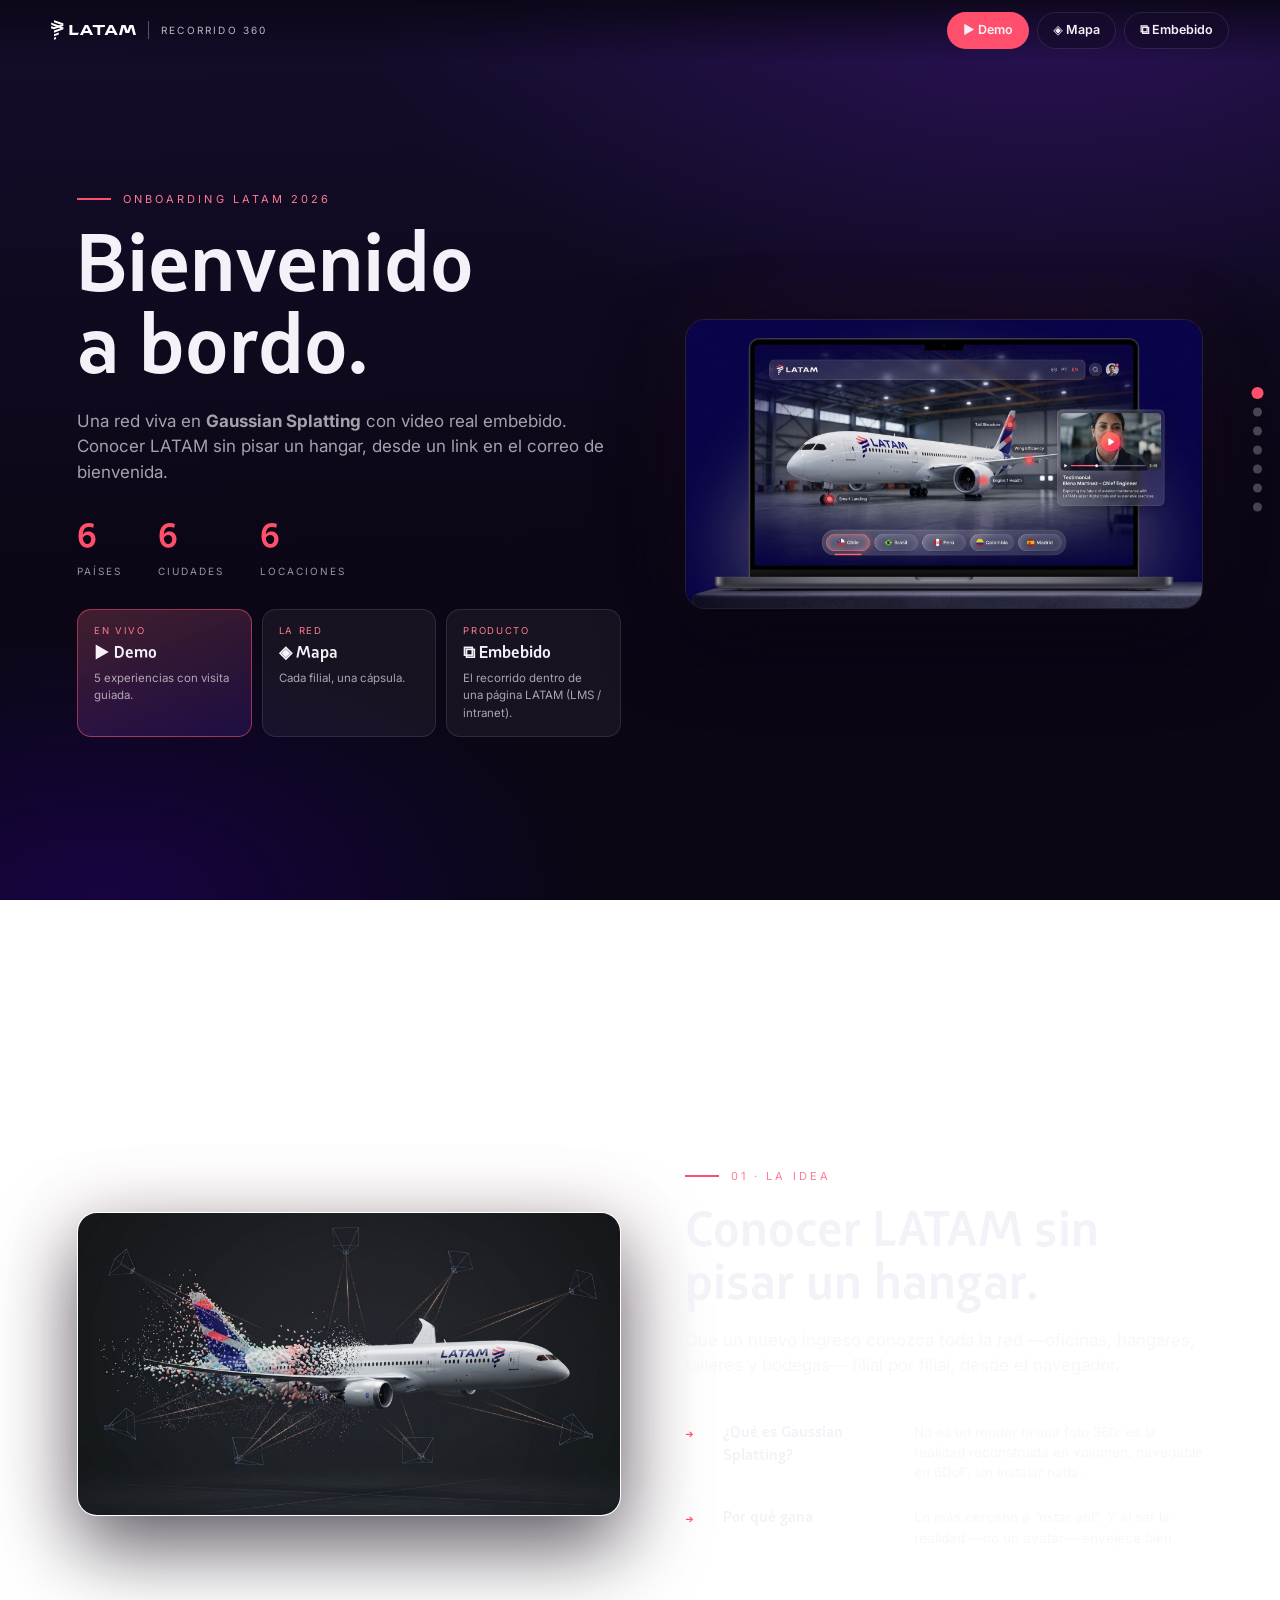
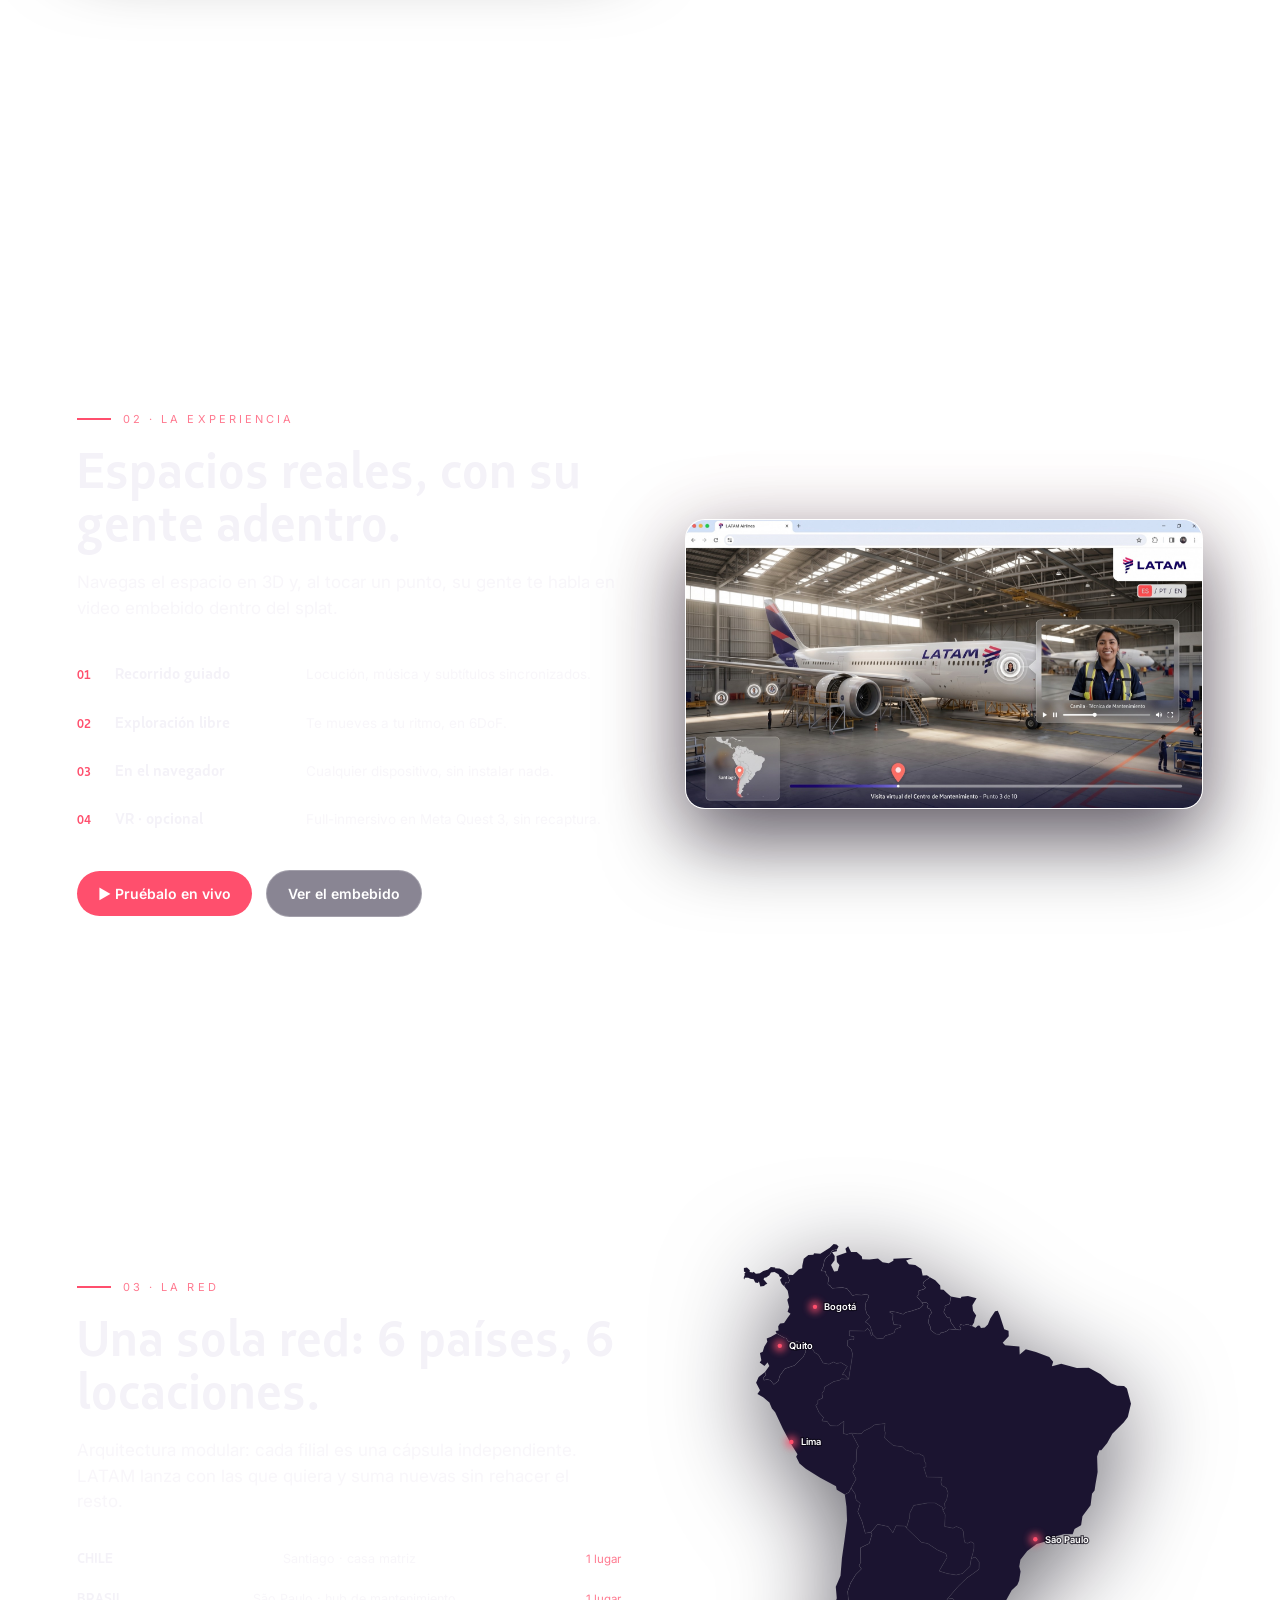
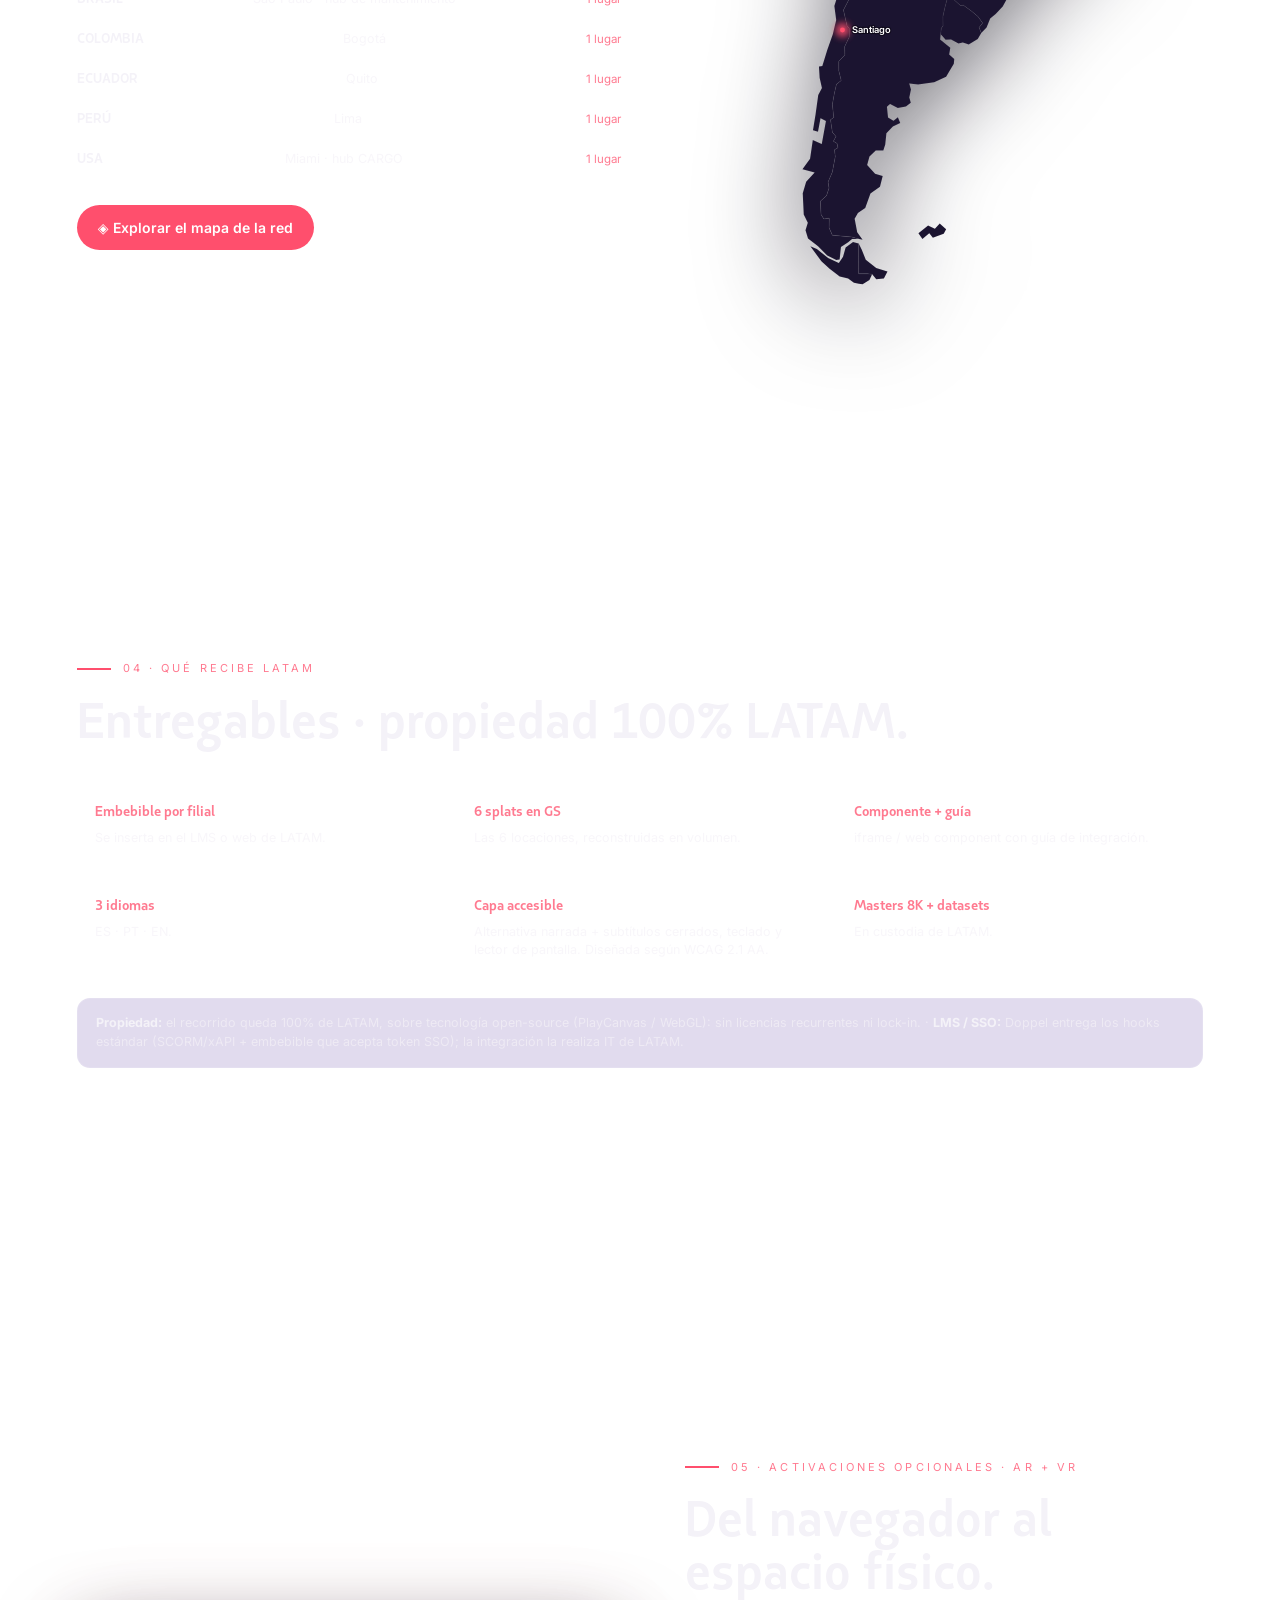
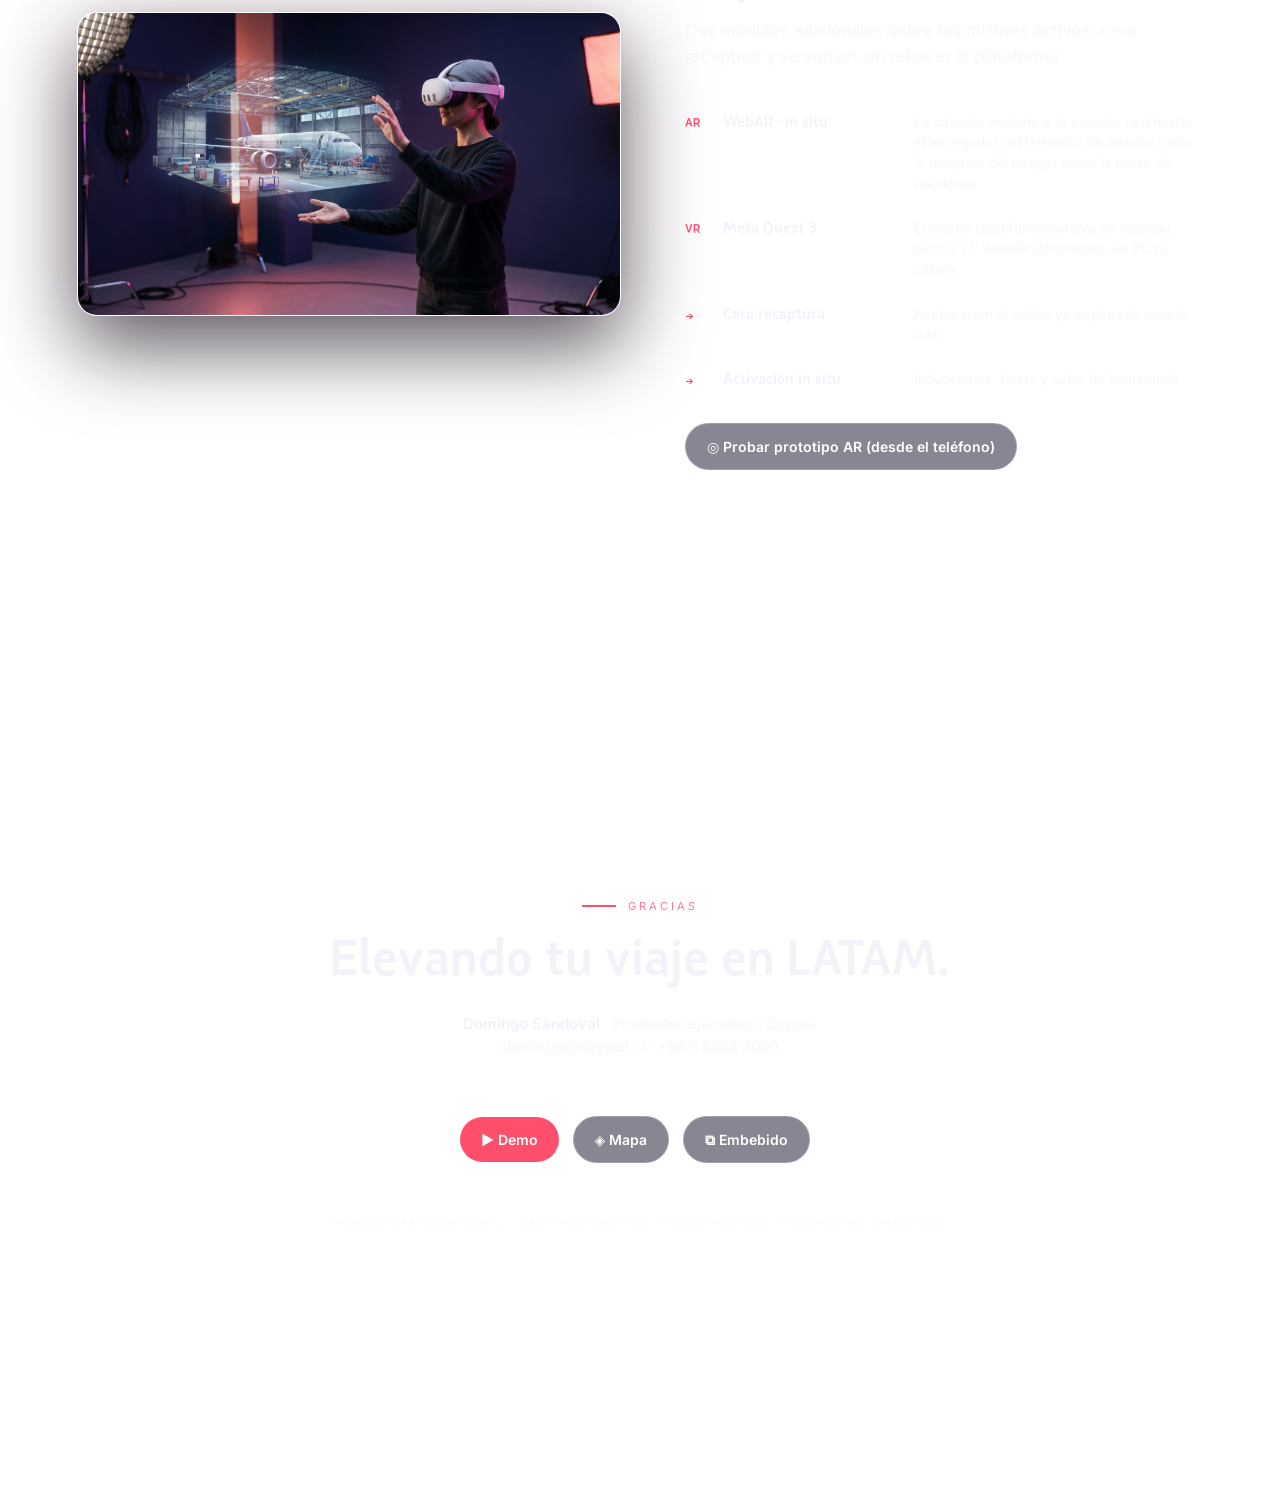
<file: latam360/index.html>
<!DOCTYPE html>
<html lang="es">
<head>
<meta charset="UTF-8" />
<meta name="viewport" content="width=device-width, initial-scale=1.0" />
<meta name="robots" content="noindex, nofollow" />
<title>Recorrido 360 · Onboarding LATAM</title>
<link rel="preconnect" href="https://fonts.googleapis.com" />
<link rel="preconnect" href="https://fonts.gstatic.com" crossorigin />
<link href="https://fonts.googleapis.com/css2?family=Inter:wght@400;500;600;700&display=swap" rel="stylesheet" />
<script>
(function () {
  try {
    var p = new URLSearchParams(location.search);
    if (p.has('notrack')) localStorage.setItem('l360_notrack', '1');
    if (p.has('track')) localStorage.removeItem('l360_notrack');
    if (localStorage.getItem('l360_notrack') !== '1') return;
    var BLOCK = /cloudflareinsights\.com|\/cdn-cgi\/rum/i;
    if (navigator.sendBeacon) {
      var _sb = navigator.sendBeacon.bind(navigator);
      navigator.sendBeacon = function (url) {
        try { if (BLOCK.test(String(url))) return true; } catch (e) {}
        return _sb.apply(navigator, arguments);
      };
    }
    if (window.fetch) {
      var _f = window.fetch.bind(window);
      window.fetch = function (u) {
        try {
          var s = u && u.url ? u.url : String(u);
          if (BLOCK.test(s)) return Promise.resolve(new Response('', { status: 204 }));
        } catch (e) {}
        return _f.apply(window, arguments);
      };
    }
  } catch (e) {}
})();
</script>
<style>
  @font-face {
    font-family: 'Latam Sans';
    src: url('/latam360/assets/LatamSans-Bold.otf') format('opentype');
    font-weight: 700;
    font-display: swap;
  }
  :root {
    --coral: #ff4f6d;
    --coral-soft: #ff7a90;
    --txt: #f4f2f8;
    --dim: rgba(244, 242, 248, 0.66);
    --line: rgba(255, 255, 255, 0.1);
    --panel: rgba(255, 255, 255, 0.05);
  }
  * { box-sizing: border-box; margin: 0; }
  html { scroll-snap-type: y mandatory; scroll-behavior: smooth; }
  body {
    color: var(--txt);
    font-family: 'Inter', system-ui, sans-serif;
    -webkit-font-smoothing: antialiased;
    line-height: 1.5;
    /* Gradiente de marca continuo (indigo profundo → casi negro) */
    background:
      radial-gradient(90% 65% at 82% 0%, rgba(58, 22, 122, 0.55) 0%, rgba(58, 22, 122, 0) 60%),
      radial-gradient(70% 55% at 8% 100%, rgba(42, 0, 136, 0.4) 0%, rgba(42, 0, 136, 0) 55%),
      linear-gradient(178deg, #150d2c 0%, #0b0716 58%, #0a0613 100%);
    background-attachment: fixed;
  }
  a { color: inherit; text-decoration: none; }
  h1, h2, h3 { font-family: 'Latam Sans', 'Inter', sans-serif; font-weight: 700; }

  /* ---- Nav fija: TODOS los accesos siempre visibles ---- */
  .top {
    position: fixed; top: 0; left: 0; right: 0; z-index: 50;
    display: flex; align-items: center; justify-content: space-between; gap: 12px;
    padding: 12px 4vw;
    background: linear-gradient(to bottom, rgba(10, 6, 19, 0.85), rgba(10, 6, 19, 0));
  }
  .top__brand { display: flex; align-items: center; gap: 12px; }
  .top__brand img { height: 20px; filter: brightness(0) invert(1); }
  .top__brand .sep { width: 1px; height: 18px; background: rgba(255, 255, 255, 0.3); }
  .top__brand .t { font-size: 10px; letter-spacing: 0.22em; opacity: 0.75; }
  .navlinks { display: flex; gap: 8px; flex-wrap: wrap; justify-content: flex-end; }
  .navlinks a {
    font-size: 12.5px; font-weight: 600; padding: 8px 15px; border-radius: 999px;
    border: 1px solid var(--line); background: rgba(20, 12, 40, 0.55); backdrop-filter: blur(10px);
    transition: border-color 0.15s ease, background 0.15s ease;
  }
  .navlinks a:hover { border-color: rgba(255, 79, 109, 0.6); }
  .navlinks a.hot { background: var(--coral); border-color: transparent; }

  /* ---- Dots pager ---- */
  .dots {
    position: fixed; right: 18px; top: 50%; transform: translateY(-50%); z-index: 50;
    display: flex; flex-direction: column; gap: 10px;
  }
  .dots button {
    width: 9px; height: 9px; border-radius: 50%; border: none; cursor: pointer;
    background: rgba(255, 255, 255, 0.25); padding: 0; transition: all 0.2s ease;
  }
  .dots button.on { background: var(--coral); transform: scale(1.35); }

  /* ---- Láminas ---- */
  .slide {
    min-height: 100svh;
    scroll-snap-align: start;
    display: flex; align-items: center;
    padding: 84px 6vw 56px;
    position: relative;
  }
  .grid {
    display: grid; grid-template-columns: 1.05fr 1fr; gap: 5vw; align-items: center;
    width: 100%; max-width: 1180px; margin: 0 auto;
  }
  .grid.rev > .art { order: -1; }
  .eyebrow {
    display: flex; align-items: center; gap: 12px;
    font-size: 11px; letter-spacing: 0.28em; text-transform: uppercase; color: var(--coral-soft);
    margin-bottom: 22px;
  }
  .eyebrow::before { content: ''; width: 34px; height: 2px; background: var(--coral); }
  h2 { font-size: clamp(30px, 4.4vw, 50px); line-height: 1.06; }
  .lead { margin-top: 15px; font-size: clamp(14.5px, 1.6vw, 17px); color: var(--dim); max-width: 540px; }
  .art img {
    width: 100%; height: auto; display: block; border-radius: 20px;
    border: 1px solid var(--line);
    box-shadow: 0 30px 80px rgba(5, 2, 15, 0.65), 0 0 90px rgba(255, 79, 109, 0.07);
  }

  .items { margin-top: 30px; }
  .items .row { display: flex; gap: 16px; padding: 12px 0; border-top: 1px solid var(--line); align-items: baseline; }
  .items .row .num { font-family: 'Latam Sans', sans-serif; color: var(--coral); font-size: 12px; min-width: 22px; }
  .items .row h3 { font-size: 15.5px; min-width: 175px; }
  .items .row p { color: var(--dim); font-size: 13.5px; }

  .cta {
    display: inline-flex; align-items: center; gap: 8px;
    margin-top: 26px; margin-right: 10px; padding: 12px 21px; border-radius: 999px;
    background: var(--coral); color: #fff; font-weight: 600; font-size: 14px;
    transition: transform 0.15s ease, box-shadow 0.15s ease;
  }
  .cta:hover { transform: translateY(-2px); box-shadow: 0 14px 34px rgba(255, 79, 109, 0.35); }
  .cta.ghost { background: rgba(20, 12, 40, 0.5); border: 1px solid rgba(255, 255, 255, 0.22); box-shadow: none; }

  /* Hero */
  .hero h1 { font-size: clamp(44px, 7vw, 82px); line-height: 1.0; }
  .stats { display: flex; gap: 36px; margin-top: 28px; }
  .stat .n { font-family: 'Latam Sans', sans-serif; font-size: 34px; color: var(--coral); }
  .stat .l { font-size: 10px; letter-spacing: 0.2em; text-transform: uppercase; opacity: 0.6; }
  .launch { display: flex; gap: 10px; margin-top: 30px; flex-wrap: wrap; }
  .launch a {
    flex: 1 1 150px; padding: 14px 16px; border-radius: 14px;
    background: var(--panel); border: 1px solid var(--line);
    transition: transform 0.16s ease, border-color 0.16s ease;
  }
  .launch a:hover { transform: translateY(-3px); border-color: rgba(255, 79, 109, 0.6); }
  .launch .k { font-size: 9.5px; letter-spacing: 0.18em; text-transform: uppercase; color: var(--coral-soft); }
  .launch h3 { font-size: 16.5px; margin-top: 4px; }
  .launch p { font-size: 11.5px; color: var(--dim); margin-top: 3px; }
  .launch a.primary { background: linear-gradient(160deg, rgba(255, 79, 109, 0.18), rgba(42, 0, 136, 0.22)), var(--panel); border-color: rgba(255, 79, 109, 0.55); }

  /* La red */
  .paises { margin-top: 24px; }
  .paises .p { display: flex; justify-content: space-between; align-items: baseline; padding: 9px 0; border-top: 1px solid var(--line); font-size: 14px; }
  .paises .p b { font-family: 'Latam Sans', sans-serif; }
  .paises .p span { color: var(--dim); font-size: 12.5px; }
  .paises .p em { color: var(--coral-soft); font-style: normal; font-size: 11.5px; }
  .mapbox svg { width: 100%; max-height: 74svh; height: auto; display: block; filter: drop-shadow(0 20px 50px rgba(5, 2, 15, 0.6)); }
  .mapbox .countries path { fill: #1b1430; stroke: rgba(255, 255, 255, 0.13); stroke-width: 0.7; }
  .nodeglow { fill: var(--coral); }
  .nodelabel { fill: #fff; font: 600 17px 'Inter', sans-serif; paint-order: stroke; stroke: rgba(10, 6, 19, 0.7); stroke-width: 4px; }

  /* Entregables */
  .cards { display: grid; grid-template-columns: repeat(3, 1fr); gap: 12px; margin-top: 32px; width: 100%; max-width: 1180px; }
  .cards .c { background: var(--panel); border: 1px solid var(--line); border-radius: 14px; padding: 17px; }
  .cards .c h3 { font-size: 14px; color: var(--coral-soft); margin-bottom: 6px; }
  .cards .c p { font-size: 12.5px; color: var(--dim); }
  .fine { margin-top: 20px; padding: 15px 18px; border: 1px solid var(--line); border-radius: 13px; background: rgba(42, 0, 136, 0.14); font-size: 12.5px; color: var(--dim); max-width: 1180px; }
  .fine b { color: var(--txt); }
  .center { max-width: 1180px; margin: 0 auto; width: 100%; }

  /* Cierre */
  .cierre { text-align: center; flex-direction: column; justify-content: center; }
  .cierre .contact { margin-top: 24px; color: var(--dim); font-size: 15px; }
  .cierre .contact b { color: var(--txt); }
  .cierre .foot { margin-top: 52px; font-size: 10px; letter-spacing: 0.16em; text-transform: uppercase; opacity: 0.45; }

  @media (max-width: 860px) {
    .grid { grid-template-columns: 1fr; gap: 26px; }
    .grid.rev > .art { order: 0; }
    .slide { padding: 92px 6vw 60px; align-items: flex-start; }
    .items .row { flex-wrap: wrap; }
    .cards { grid-template-columns: 1fr 1fr; }
    .dots { display: none; }
    .top__brand .t { display: none; }
  }
</style>
</head>
<body>

<header class="top">
  <div class="top__brand">
    <img src="/latam360/assets/latam-logo.svg" alt="LATAM" />
    <span class="sep"></span>
    <span class="t">RECORRIDO 360</span>
  </div>
  <nav class="navlinks">
    <a class="hot" href="/latam360/demo/">▶ Demo</a>
    <a href="/latam360/mapa/">◈ Mapa</a>
    <a href="/latam360/producto/">⧉ Embebido</a>
  </nav>
</header>

<nav class="dots" id="dots" aria-label="Láminas"></nav>

<!-- 1 · HERO -->
<section class="slide" id="s1">
  <div class="grid">
    <div class="hero">
      <div class="eyebrow">Onboarding LATAM 2026</div>
      <h1>Bienvenido<br />a bordo.</h1>
      <p class="lead">Una red viva en <b>Gaussian Splatting</b> con video real embebido. Conocer LATAM sin pisar un hangar, desde un link en el correo de bienvenida.</p>
      <div class="stats">
        <div class="stat"><div class="n">6</div><div class="l">Países</div></div>
        <div class="stat"><div class="n">6</div><div class="l">Ciudades</div></div>
        <div class="stat"><div class="n">6</div><div class="l">Locaciones</div></div>
      </div>
      <div class="launch">
        <a class="primary" href="/latam360/demo/"><div class="k">En vivo</div><h3>▶ Demo</h3><p>5 experiencias con visita guiada.</p></a>
        <a href="/latam360/mapa/"><div class="k">La red</div><h3>◈ Mapa</h3><p>Cada filial, una cápsula.</p></a>
        <a href="/latam360/producto/"><div class="k">Producto</div><h3>⧉ Embebido</h3><p>El recorrido dentro de una página LATAM (LMS / intranet).</p></a>
      </div>
    </div>
    <div class="art"><img src="/latam360/assets/img/hero-laptop.jpg" alt="El recorrido embebido en la web de LATAM" /></div>
  </div>
</section>

<!-- 2 · LA IDEA -->
<section class="slide" id="s2">
  <div class="grid rev">
    <div>
      <div class="eyebrow">01 · La idea</div>
      <h2>Conocer LATAM sin pisar un hangar.</h2>
      <p class="lead">Que un nuevo ingreso conozca toda la red —oficinas, hangares, talleres y bodegas— filial por filial, desde el navegador.</p>
      <div class="items">
        <div class="row"><span class="num">→</span><h3>¿Qué es Gaussian Splatting?</h3><p>No es un render ni una foto 360: es la realidad reconstruida en volumen, navegable en 6DoF, sin instalar nada.</p></div>
        <div class="row"><span class="num">→</span><h3>Por qué gana</h3><p>Lo más cercano a “estar ahí”. Y al ser la realidad —no un avatar— envejece bien.</p></div>
      </div>
    </div>
    <div class="art"><img src="/latam360/assets/img/idea-splats.jpg" alt="La realidad reconstruida en splats" /></div>
  </div>
</section>

<!-- 3 · LA EXPERIENCIA -->
<section class="slide" id="s3">
  <div class="grid">
    <div>
      <div class="eyebrow">02 · La experiencia</div>
      <h2>Espacios reales, con su gente adentro.</h2>
      <p class="lead">Navegas el espacio en 3D y, al tocar un punto, su gente te habla en video embebido dentro del splat.</p>
      <div class="items">
        <div class="row"><span class="num">01</span><h3>Recorrido guiado</h3><p>Locución, música y subtítulos sincronizados.</p></div>
        <div class="row"><span class="num">02</span><h3>Exploración libre</h3><p>Te mueves a tu ritmo, en 6DoF.</p></div>
        <div class="row"><span class="num">03</span><h3>En el navegador</h3><p>Cualquier dispositivo, sin instalar nada.</p></div>
        <div class="row"><span class="num">04</span><h3>VR · opcional</h3><p>Full-inmersivo en Meta Quest 3, sin recaptura.</p></div>
      </div>
      <a class="cta" href="/latam360/demo/">▶ Pruébalo en vivo</a>
      <a class="cta ghost" href="/latam360/producto/">Ver el embebido</a>
    </div>
    <div class="art"><img src="/latam360/assets/img/exp-mockup.jpg" alt="El embebido: hotspots con video de la gente LATAM" /></div>
  </div>
</section>

<!-- 4 · LA RED -->
<section class="slide" id="s4">
  <div class="grid">
    <div>
      <div class="eyebrow">03 · La red</div>
      <h2>Una sola red: 6 países, 6 locaciones.</h2>
      <p class="lead">Arquitectura modular: cada filial es una cápsula independiente. LATAM lanza con las que quiera y suma nuevas sin rehacer el resto.</p>
      <div class="paises">
        <div class="p"><b>CHILE</b><span>Santiago · casa matriz</span><em>1 lugar</em></div>
        <div class="p"><b>BRASIL</b><span>São Paulo · hub de mantenimiento</span><em>1 lugar</em></div>
        <div class="p"><b>COLOMBIA</b><span>Bogotá</span><em>1 lugar</em></div>
        <div class="p"><b>ECUADOR</b><span>Quito</span><em>1 lugar</em></div>
        <div class="p"><b>PERÚ</b><span>Lima</span><em>1 lugar</em></div>
        <div class="p"><b>USA</b><span>Miami · hub CARGO</span><em>1 lugar</em></div>
      </div>
      <a class="cta" href="/latam360/mapa/">◈ Explorar el mapa de la red</a>
    </div>
    <a class="mapbox art" style="border:none;box-shadow:none" href="/latam360/mapa/" aria-label="Mapa de la red">
      <svg viewBox="0 0 760 1212" xmlns="http://www.w3.org/2000/svg">
        <defs><filter id="g1" x="-80%" y="-80%" width="260%" height="260%"><feGaussianBlur stdDeviation="7" /></filter></defs>
        <g class="countries"><path d="M270.4,1178.3L256.5,1179.6L249.0,1170.6L240.2,1169.9L224.6,1169.9L224.6,1114.7L230.2,1125.9L237.5,1144.3L256.5,1159.3L277.0,1165.6L270.4,1178.3Z"/><path d="M278.2,537.6L286.8,549.0L292.5,536.3L309.2,537.0L311.5,540.4L338.4,566.3L350.3,568.7L368.2,580.6L383.3,586.9L385.4,594.0L371.0,618.8L385.7,623.3L402.1,625.8L413.7,623.1L426.9,610.6L429.3,596.2L436.6,593.1L443.9,602.5L443.6,615.5L431.3,624.6L421.5,631.3L405.0,647.4L385.5,670.3L381.8,683.9L377.9,701.5L378.1,718.8L374.9,722.7L373.8,734.0L372.8,743.3L391.3,758.5L389.3,770.9L398.5,778.8L397.7,787.7L383.7,811.3L362.0,821.3L332.7,825.3L316.6,823.4L319.7,834.6L316.7,848.8L319.4,858.5L310.6,865.3L295.7,868.0L281.6,860.9L276.0,866.0L278.0,885.4L287.9,891.4L295.9,885.1L300.2,895.4L286.8,901.6L275.0,914.0L272.9,934.5L269.4,945.5L255.6,945.6L244.2,956.2L240.0,972.0L254.4,987.6L268.3,991.9L263.3,1011.4L246.0,1023.8L236.5,1050.1L223.2,1059.1L217.2,1069.8L221.9,1094.1L231.7,1107.8L225.5,1106.6L211.9,1102.9L176.6,1099.7L170.6,1085.9L170.9,1068.5L161.1,1070.0L156.0,1061.7L154.7,1037.6L165.9,1027.8L170.5,1013.8L168.8,1002.8L176.6,984.4L181.9,956.4L180.4,944.2L186.7,940.3L185.2,932.6L178.4,928.5L183.2,919.9L176.6,912.3L173.2,889.3L179.1,885.3L176.6,861.5L180.1,841.9L184.0,825.0L192.7,818.2L188.3,800.1L188.2,783.3L199.3,771.4L198.9,756.4L207.3,739.0L207.3,722.9L203.5,719.7L196.8,689.9L205.8,672.4L204.4,656.0L209.6,640.9L219.2,625.3L229.5,615.1L225.2,608.7L228.2,603.4L227.7,576.5L243.7,568.6L248.7,552.0L246.9,548.1L259.1,533.8L278.2,537.6Z"/><path d="M309.2,537.0L292.5,536.3L286.8,549.0L278.2,537.6L259.1,533.8L246.9,548.1L236.4,550.2L230.6,528.5L222.8,510.9L227.4,495.9L219.7,489.3L217.8,478.2L210.6,467.8L219.8,451.3L213.5,438.5L216.9,433.4L214.3,427.8L220.0,420.2L220.3,407.4L221.0,396.8L224.1,391.8L211.5,367.7L222.4,369.0L229.9,368.7L233.1,364.2L245.9,358.1L253.6,352.6L272.7,350.1L271.2,361.2L273.0,366.9L271.8,376.9L287.7,390.3L304.1,392.7L309.8,398.3L319.7,401.3L325.7,405.7L334.9,405.5L343.4,410.0L344.1,418.7L346.9,423.1L347.1,429.6L342.8,429.9L348.5,447.6L376.5,448.2L374.3,457.0L375.9,463.0L383.9,467.3L387.3,476.9L384.7,489.0L380.7,495.8L382.1,504.6L377.6,507.9L377.3,503.1L363.7,495.1L350.1,494.9L324.7,499.4L317.7,513.1L317.3,521.5L311.5,540.4L309.2,537.0Z"/><path d="M385.5,670.3L405.0,647.4L421.5,631.3L431.3,624.6L443.6,615.5L443.9,602.5L436.6,593.1L429.3,596.2L432.2,586.9L434.2,577.3L434.2,568.5L428.9,565.6L423.4,568.2L418.0,567.5L416.3,561.3L414.9,546.8L412.2,542.1L402.3,537.8L396.3,540.9L380.9,537.8L381.9,516.5L377.6,507.9L382.1,504.6L380.7,495.8L384.7,489.0L387.3,476.9L383.9,467.3L375.9,463.0L374.3,457.0L376.5,448.2L348.5,447.6L342.8,429.9L347.1,429.6L346.9,423.1L344.1,418.7L343.4,410.0L334.9,405.5L325.7,405.7L319.7,401.3L309.8,398.3L304.1,392.7L287.7,390.3L271.8,376.9L273.0,366.9L271.2,361.2L272.7,350.1L253.6,352.6L245.9,358.1L233.1,364.2L229.9,368.7L222.4,369.0L211.5,367.7L203.2,370.3L196.6,368.6L197.6,346.0L185.6,354.8L172.7,354.4L167.2,346.5L157.5,345.6L160.5,339.3L152.4,330.3L146.3,317.0L150.2,314.3L150.2,308.0L159.0,303.8L157.6,295.8L161.3,290.7L162.3,283.9L179.1,273.9L191.0,271.1L193.0,268.9L206.2,269.6L212.7,229.4L213.1,223.1L210.8,214.7L204.3,209.4L204.4,198.8L212.6,196.4L215.5,197.9L216.0,192.3L207.5,190.8L207.3,181.6L235.8,181.9L240.6,176.9L244.7,181.5L247.5,190.2L250.3,188.4L258.3,196.1L269.7,195.1L272.5,190.7L283.4,187.3L289.4,184.9L291.1,178.7L301.5,174.5L300.7,171.4L288.4,170.2L286.3,161.0L286.9,151.1L280.4,147.3L283.1,146.0L293.9,147.9L305.6,151.5L309.8,148.1L320.3,145.8L336.6,140.3L342.0,134.7L340.0,130.6L347.6,129.9L351.0,133.3L349.1,139.7L354.2,142.0L357.5,148.8L353.5,153.9L351.1,166.4L354.9,173.8L355.9,180.6L364.9,187.4L372.1,188.1L373.7,185.3L378.3,184.7L385.0,182.1L389.7,178.2L397.8,179.4L401.3,178.9L409.3,180.1L410.6,177.1L408.2,174.2L409.6,170.0L415.5,171.3L422.4,169.8L430.8,172.9L437.2,175.9L441.7,171.9L445.0,172.5L447.0,176.7L454.0,175.6L459.6,170.1L464.0,159.3L472.7,145.9L477.7,145.2L481.3,153.3L489.5,178.9L497.3,181.3L497.7,191.4L486.7,203.4L491.2,207.8L517.1,210.1L517.6,224.8L528.7,215.2L547.1,220.4L571.4,229.4L578.5,237.9L576.1,246.0L593.1,241.5L621.6,249.3L643.4,248.7L665.0,260.8L683.7,277.2L694.9,281.5L707.4,282.0L712.7,286.7L717.7,305.4L720.1,314.3L714.3,338.7L706.8,348.4L686.2,369.1L676.9,385.9L666.1,398.9L662.5,399.2L658.4,410.3L659.4,438.6L655.3,462.1L653.8,472.2L649.2,478.2L646.6,498.9L631.8,519.2L629.3,535.4L617.4,542.3L614.0,551.8L598.1,551.7L575.1,557.8L564.9,564.9L548.5,569.6L531.3,582.4L518.9,598.4L516.8,610.6L519.2,619.7L516.5,636.3L513.2,644.4L503.0,653.6L486.7,683.4L473.9,696.9L463.9,705.0L457.3,721.5L447.6,731.6L443.6,721.6L450.0,713.4L441.6,701.6L430.1,692.1L415.1,681.1L409.6,681.6L395.0,668.5L385.5,670.3Z"/><path d="M224.6,1114.7L224.6,1169.9L240.2,1169.9L249.0,1170.6L244.2,1180.9L231.7,1188.9L224.5,1188.1L215.8,1186.0L205.2,1178.3L189.9,1174.6L171.5,1160.5L156.6,1147.0L136.5,1119.6L148.5,1124.6L169.0,1141.0L188.4,1149.9L196.0,1138.6L200.7,1121.8L214.2,1111.9L224.6,1114.7Z"/><path d="M230.6,528.5L236.4,550.2L246.9,548.1L248.7,552.0L243.7,568.6L227.7,576.5L228.2,603.4L225.2,608.7L229.5,615.1L219.2,625.3L209.6,640.9L204.4,656.0L205.8,672.4L196.8,689.9L203.5,719.7L207.3,722.9L207.3,739.0L198.9,756.4L199.3,771.4L188.2,783.3L188.3,800.1L192.7,818.2L184.0,825.0L180.1,841.9L176.6,861.5L179.1,885.3L173.2,889.3L176.6,912.3L183.2,919.9L178.4,928.5L185.2,932.6L186.7,940.3L180.4,944.2L181.9,956.4L176.6,984.4L168.8,1002.8L170.5,1013.8L165.9,1027.8L154.7,1037.6L156.0,1061.7L161.1,1070.0L170.9,1068.5L170.6,1085.9L176.6,1099.7L211.9,1102.9L225.5,1106.6L212.5,1106.4L205.5,1112.3L192.3,1121.1L189.9,1143.9L183.7,1144.5L167.2,1136.5L150.5,1119.5L150.5,1119.5L132.3,1105.7L127.7,1090.7L131.9,1077.0L124.5,1061.7L122.7,1023.3L128.9,1002.2L144.3,985.5L122.1,979.3L136.0,960.6L141.0,926.3L157.3,933.5L164.9,891.8L155.1,886.6L150.5,911.4L141.3,908.6L145.9,880.3L150.9,844.4L157.6,831.5L153.4,813.2L152.2,792.4L158.3,791.8L167.3,762.5L177.4,734.0L183.6,708.0L180.2,682.3L184.6,668.3L182.8,647.6L191.4,627.3L194.0,595.7L198.7,562.3L203.3,526.9L202.2,501.3L199.2,479.5L206.7,475.6L210.6,467.8L217.8,478.2L219.7,489.3L227.4,495.9L222.8,510.9L230.6,528.5Z"/><path d="M126.1,208.9L119.8,205.4L112.7,200.6L108.5,202.9L96.1,200.9L92.5,194.6L89.8,194.8L75.2,186.5L73.2,182.0L78.7,180.9L78.0,173.5L81.4,168.2L88.7,167.3L94.8,158.1L100.4,150.4L95.1,146.9L97.8,138.4L94.5,125.0L97.6,121.1L95.3,108.7L89.4,100.8L91.3,93.7L96.0,94.7L98.8,90.3L95.4,81.6L97.1,79.5L104.7,79.9L115.7,69.6L121.7,68.0L121.8,63.1L124.5,50.6L132.9,43.7L142.1,43.4L143.3,40.3L154.7,41.5L166.2,34.0L171.9,30.7L179.0,23.5L184.2,24.4L188.0,28.3L185.2,33.3L175.8,35.8L172.1,43.3L166.4,47.6L162.2,53.1L160.4,63.7L156.3,72.3L163.9,73.3L165.7,80.1L169.0,83.4L170.1,89.3L168.4,94.8L168.9,97.9L172.5,99.1L176.0,104.2L194.8,102.8L203.3,104.7L213.5,117.4L219.4,115.8L230.0,116.6L238.3,114.9L243.5,117.4L240.8,125.3L237.6,130.3L236.4,140.8L239.4,150.5L243.5,154.9L244.0,158.2L236.6,165.4L241.9,168.7L245.8,173.8L250.3,188.4L247.5,190.2L244.7,181.5L240.6,176.9L235.8,181.9L207.3,181.6L207.5,190.8L216.0,192.3L215.5,197.9L212.6,196.4L204.4,198.8L204.3,209.4L210.8,214.7L213.1,223.1L212.7,229.4L206.2,269.6L198.9,261.8L194.5,261.4L203.9,246.5L192.7,239.7L184.0,240.9L178.7,238.4L170.6,242.3L159.7,240.4L151.1,225.1L144.4,221.3L139.7,214.4L130.0,207.5L126.1,208.9Z"/><path d="M54.0,256.5L61.8,245.5L58.7,239.1L53.1,245.9L44.3,239.5L47.3,235.4L44.8,222.1L49.9,219.9L52.6,210.8L58.2,201.4L57.1,195.5L65.1,192.3L75.2,186.5L89.8,194.8L92.5,194.6L96.1,200.9L108.5,202.9L112.7,200.6L119.8,205.4L126.1,208.9L128.1,220.0L123.6,229.5L107.6,244.8L90.1,250.6L81.1,263.3L78.3,273.2L70.1,279.3L63.9,271.8L58.0,270.3L52.0,271.4L51.6,266.1L55.8,262.6L54.0,256.5Z"/><path d="M333.2,1095.9L350.8,1081.8L363.2,1087.7L372.0,1078.3L383.7,1088.9L379.3,1097.1L359.5,1104.2L353.0,1095.9L340.5,1106.6L333.2,1095.9Z"/><path d="M354.3,84.0L363.9,89.4L372.9,99.0L373.4,106.6L378.9,106.9L386.7,114.1L392.5,119.2L390.1,132.4L381.3,136.3L382.0,139.7L379.3,147.3L385.8,157.9L390.5,157.9L392.4,166.2L401.3,178.9L397.8,179.4L389.7,178.2L385.0,182.1L378.3,184.7L373.7,185.3L372.1,188.1L364.9,187.4L355.9,180.6L354.9,173.8L351.1,166.4L353.5,153.9L357.5,148.8L354.2,142.0L349.1,139.7L351.0,133.3L347.6,129.9L340.0,130.6L330.2,119.4L334.1,115.4L333.8,108.6L342.8,106.2L346.4,103.5L341.4,98.0L342.7,92.6L354.3,84.0Z"/><path d="M89.4,100.8L84.6,96.6L81.4,88.6L85.0,84.7L81.3,83.7L78.6,78.8L71.3,74.7L64.9,75.6L62.0,80.7L56.1,84.5L52.9,85.0L51.4,88.0L58.4,96.1L54.4,97.9L52.3,100.1L45.5,100.9L43.0,92.1L41.1,94.6L36.3,93.7L33.3,87.8L27.3,86.8L23.5,85.1L17.2,85.1L16.8,88.3L15.1,86.1L15.9,83.1L17.1,80.1L16.5,77.5L18.7,75.7L15.7,73.5L15.6,67.5L21.2,66.2L26.5,71.5L26.2,74.7L32.0,75.3L33.4,74.1L37.4,77.8L44.6,76.7L50.8,73.0L59.7,70.0L64.7,65.5L72.8,66.4L72.2,67.9L80.4,68.4L86.9,70.9L91.6,75.4L97.1,79.5L95.4,81.6L98.8,90.3L96.0,94.7L91.3,93.7L89.4,100.8Z"/><path d="M210.6,467.8L206.7,475.6L199.2,479.5L184.5,470.7L183.2,464.4L154.3,449.1L128.1,432.5L116.8,423.2L110.7,410.7L113.1,406.4L100.8,386.7L86.3,359.2L72.5,329.7L66.6,323.0L62.0,312.1L50.6,302.5L40.2,296.5L44.9,290.0L37.8,276.0L42.4,265.7L54.0,256.5L55.8,262.6L51.6,266.1L52.0,271.4L58.0,270.3L63.9,271.8L70.1,279.3L78.3,273.2L81.1,263.3L90.1,250.6L107.6,244.8L123.6,229.5L128.1,220.0L126.1,208.9L130.0,207.5L139.7,214.4L144.4,221.3L151.1,225.1L159.7,240.4L170.6,242.3L178.7,238.4L184.0,240.9L192.7,239.7L203.9,246.5L194.5,261.4L198.9,261.8L206.2,269.6L193.0,268.9L191.0,271.1L179.1,273.9L162.3,283.9L161.3,290.7L157.6,295.8L159.0,303.8L150.2,308.0L150.2,314.3L146.3,317.0L152.4,330.3L160.5,339.3L157.5,345.6L167.2,346.5L172.7,354.4L185.6,354.8L197.6,346.0L196.6,368.6L203.2,370.3L211.5,367.7L224.1,391.8L221.0,396.8L220.3,407.4L220.0,420.2L214.3,427.8L216.9,433.4L213.5,438.5L219.8,451.3L210.6,467.8Z"/><path d="M311.5,540.4L317.3,521.5L317.7,513.1L324.7,499.4L350.1,494.9L363.7,495.1L377.3,503.1L377.6,507.9L381.9,516.5L380.9,537.8L396.3,540.9L402.3,537.8L412.2,542.1L414.9,546.8L416.3,561.3L418.0,567.5L423.4,568.2L428.9,565.6L434.2,568.5L434.2,577.3L432.2,586.9L429.3,596.2L426.9,610.6L413.7,623.1L402.1,625.8L385.7,623.3L371.0,618.8L385.4,594.0L383.3,586.9L368.2,580.6L350.3,568.7L338.4,566.3L311.5,540.4Z"/><path d="M392.5,119.2L410.0,122.2L411.5,119.5L423.4,118.5L439.1,122.4L431.5,135.0L432.6,145.1L438.4,153.7L435.8,160.0L434.5,166.7L430.8,172.9L422.4,169.8L415.5,171.3L409.6,170.0L408.2,174.2L410.6,177.1L409.3,180.1L401.3,178.9L392.4,166.2L390.5,157.9L385.8,157.9L379.3,147.3L382.0,139.7L381.3,136.3L390.1,132.4L392.5,119.2Z"/><path d="M385.5,670.3L395.0,668.5L409.6,681.6L415.1,681.1L430.1,692.1L441.6,701.6L450.0,713.4L443.6,721.6L447.6,731.6L441.3,742.6L424.8,752.5L414.0,749.0L406.1,750.9L392.6,743.2L382.7,743.8L373.8,734.0L374.9,722.7L378.1,718.8L377.9,701.5L381.8,683.9L385.5,670.3Z"/><path d="M185.2,33.3L184.7,36.9L176.2,38.6L180.9,45.4L180.7,53.1L174.3,61.8L179.8,73.5L186.1,72.6L189.4,61.9L184.9,56.6L184.1,45.4L202.3,39.3L200.3,32.3L205.4,27.6L210.7,38.1L220.9,38.3L230.4,46.6L231.0,51.5L244.1,51.7L259.7,50.1L268.1,56.8L279.3,58.6L287.5,54.0L287.7,50.3L305.8,49.4L323.3,49.1L310.9,53.5L315.9,60.5L327.5,61.7L338.6,69.0L341.0,80.8L348.6,80.5L354.3,84.0L342.7,92.6L341.4,98.0L346.4,103.5L342.8,106.2L333.8,108.6L334.1,115.4L330.2,119.4L340.0,130.6L342.0,134.7L336.6,140.3L320.3,145.8L309.8,148.1L305.6,151.5L293.9,147.9L283.1,146.0L280.4,147.3L286.9,151.1L286.3,161.0L288.4,170.2L300.7,171.4L301.5,174.5L291.1,178.7L289.4,184.9L283.4,187.3L272.5,190.7L269.7,195.1L258.3,196.1L250.3,188.4L245.8,173.8L241.9,168.7L236.6,165.4L244.0,158.2L243.5,154.9L239.4,150.5L236.4,140.8L237.6,130.3L240.8,125.3L243.5,117.4L238.3,114.9L230.0,116.6L219.4,115.8L213.5,117.4L203.3,104.7L194.8,102.8L176.0,104.2L172.5,99.1L168.9,97.9L168.4,94.8L170.1,89.3L169.0,83.4L165.7,80.1L163.9,73.3L156.3,72.3L160.4,63.7L162.2,53.1L166.4,47.6L172.1,43.3L175.8,35.8L185.2,33.3Z"/></g>
        <g>
          <circle class="nodeglow" cx="195" cy="726" r="13" filter="url(#g1)" opacity="0.85"/><circle class="nodeglow" cx="195" cy="726" r="4.5"/>
          <circle class="nodeglow" cx="546" cy="561" r="11" filter="url(#g1)" opacity="0.7"/><circle class="nodeglow" cx="546" cy="561" r="4"/>
          <circle class="nodeglow" cx="102" cy="384" r="11" filter="url(#g1)" opacity="0.7"/><circle class="nodeglow" cx="102" cy="384" r="4"/>
          <circle class="nodeglow" cx="145" cy="138" r="11" filter="url(#g1)" opacity="0.7"/><circle class="nodeglow" cx="145" cy="138" r="4"/>
          <circle class="nodeglow" cx="81" cy="209" r="11" filter="url(#g1)" opacity="0.7"/><circle class="nodeglow" cx="81" cy="209" r="4"/>
          <text class="nodelabel" x="212" y="732">Santiago</text>
          <text class="nodelabel" x="563" y="567">São Paulo</text>
          <text class="nodelabel" x="119" y="390">Lima</text>
          <text class="nodelabel" x="162" y="144">Bogotá</text>
          <text class="nodelabel" x="98" y="215">Quito</text>
        </g>
      </svg>
    </a>
  </div>
</section>

<!-- 5 · ENTREGABLES -->
<section class="slide" id="s5" style="flex-direction:column;justify-content:center">
  <div class="center">
    <div class="eyebrow">04 · Qué recibe LATAM</div>
    <h2>Entregables · propiedad 100% LATAM.</h2>
  </div>
  <div class="cards">
    <div class="c"><h3>Embebible por filial</h3><p>Se inserta en el LMS o web de LATAM.</p></div>
    <div class="c"><h3>6 splats en GS</h3><p>Las 6 locaciones, reconstruidas en volumen.</p></div>
    <div class="c"><h3>Componente + guía</h3><p>iframe / web component con guía de integración.</p></div>
    <div class="c"><h3>3 idiomas</h3><p>ES · PT · EN.</p></div>
    <div class="c"><h3>Capa accesible</h3><p>Alternativa narrada + subtítulos cerrados, teclado y lector de pantalla. Diseñada según WCAG 2.1 AA.</p></div>
    <div class="c"><h3>Masters 8K + datasets</h3><p>En custodia de LATAM.</p></div>
  </div>
  <div class="fine">
    <b>Propiedad:</b> el recorrido queda 100% de LATAM, sobre tecnología open-source (PlayCanvas / WebGL): sin licencias recurrentes ni lock-in. ·
    <b>LMS / SSO:</b> Doppel entrega los hooks estándar (SCORM/xAPI + embebible que acepta token SSO); la integración la realiza IT de LATAM.
  </div>
</section>

<!-- 6 · VR -->
<section class="slide" id="s6">
  <div class="grid rev">
    <div>
      <div class="eyebrow">05 · Activaciones opcionales · AR + VR</div>
      <h2>Del navegador al espacio físico.</h2>
      <p class="lead">Dos módulos adicionales sobre los mismos activos: cero recaptura y se suman sin rehacer la plataforma.</p>
      <div class="items">
        <div class="row"><span class="num">AR</span><h3>WebAR · in situ</h3><p>La cápsula anclada a tu espacio real desde el navegador del teléfono, sin instalar nada: la maqueta del hangar sobre la mesa de reuniones.</p></div>
        <div class="row"><span class="num">VR</span><h3>Meta Quest 3</h3><p>El mismo splat full-inmersivo en headset: escala 1:1, WebXR standalone, sin PC ni cables.</p></div>
        <div class="row"><span class="num">→</span><h3>Cero recaptura</h3><p>Ambos usan el activo ya capturado para la web.</p></div>
        <div class="row"><span class="num">→</span><h3>Activación in situ</h3><p>Inducciones, ferias y salas de bienvenida.</p></div>
      </div>
      <a class="cta ghost" href="/latam360/ar/" style="margin-top:18px">◎ Probar prototipo AR (desde el teléfono)</a>
    </div>
    <div class="art"><img src="/latam360/assets/img/vr-quest.jpg" alt="El splat en Meta Quest 3" /></div>
  </div>
</section>

<!-- 7 · CIERRE -->
<section class="slide cierre" id="s7">
  <div class="eyebrow" style="justify-content:center">Gracias</div>
  <h2>Elevando tu viaje en LATAM.</h2>
  <div class="contact">
    <b>Domingo Sandoval</b> · Productor ejecutivo · Doppel<br />
    domingo@doppel.cl · +56 9 8808 3000
  </div>
  <div style="margin-top:32px">
    <a class="cta" href="/latam360/demo/">▶ Demo</a>
    <a class="cta ghost" href="/latam360/mapa/">◈ Mapa</a>
    <a class="cta ghost" href="/latam360/producto/">⧉ Embebido</a>
  </div>
  <div class="foot">Productora audiovisual · Santiago de Chile — Recorrido 360 · Onboarding LATAM 2026</div>
</section>

<script>
  // Dots pager: uno por lámina, se ilumina al pasar y navega al hacer clic.
  var slides = Array.from(document.querySelectorAll('.slide'));
  var dots = document.getElementById('dots');
  slides.forEach(function (s, i) {
    var b = document.createElement('button');
    b.setAttribute('aria-label', 'Lámina ' + (i + 1));
    b.addEventListener('click', function () { s.scrollIntoView({ behavior: 'smooth' }); });
    dots.appendChild(b);
  });
  var obs = new IntersectionObserver(function (es) {
    es.forEach(function (e) {
      if (e.isIntersecting) {
        var i = slides.indexOf(e.target);
        dots.querySelectorAll('button').forEach(function (b, j) { b.classList.toggle('on', i === j); });
      }
    });
  }, { threshold: 0.55 });
  slides.forEach(function (s) { obs.observe(s); });
</script>
</body>
</html>
</file>
